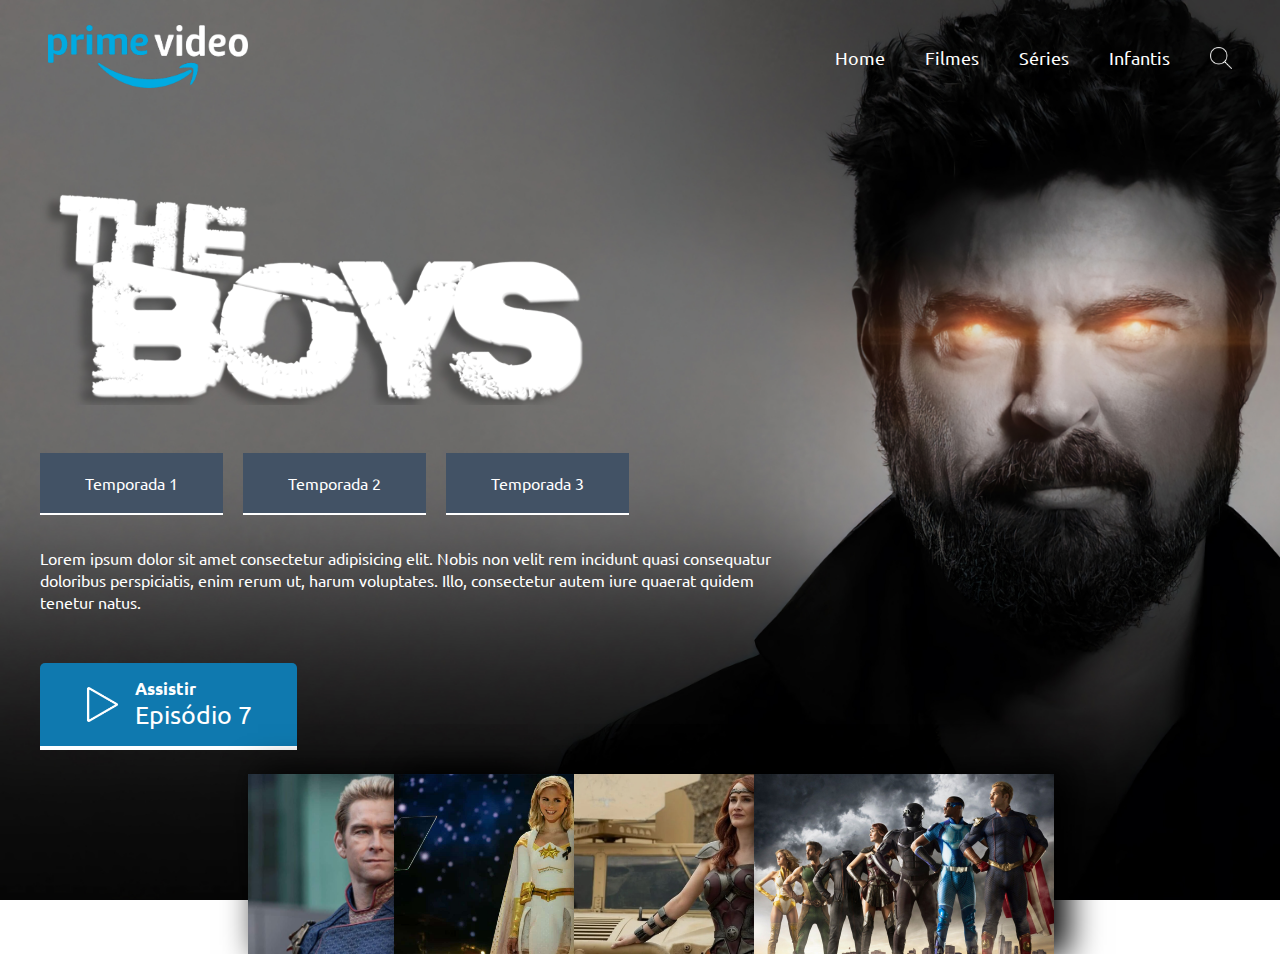
<file: p001/index.html>
<!DOCTYPE html>
<html lang="pt-br">
<head>
    <meta charset="UTF-8">
    <meta name="viewport" content="width=device-width, initial-scale=1.0">
    <link rel="stylesheet" href="style.css">
    <title>Página - The boys</title>
</head>
<body>
    <header>
        <a href="#"><img style="width: 200px;" src="images/logo-RD.png" alt="logo" class="logo"></a>
        <nav class="navigation">
            <ul>
                <li><a href="#">Home</a></li>
                <li><a href="#">Filmes</a></li>
                <li><a href="#">Séries</a></li>
                <li><a href="#">Infantis</a></li>
                <img class="search" src="images/search.png" alt="pesquisa" >
            </ul>
        </nav>
    </header>

    <main>
        <section>
            <img src="images/theboysLogo.png" class="logoboys">
            <div class="btn-box">
                <a href="#" class="btn">Temporada 1</a>
                <a href="#" class="btn">Temporada 2</a>
                <a href="#" class="btn">Temporada 3</a>
            </div>
            <p class="text">Lorem ipsum dolor sit amet consectetur adipisicing elit. Nobis non velit rem incidunt quasi consequatur doloribus perspiciatis, enim rerum ut, harum voluptates. Illo, consectetur autem iure quaerat quidem tenetur natus.</p>
            <div class="btn-box2">
                <img src="images/botao-play.png" alt="botão play" class="play">
                <div>
                    <h6>Assistir</h6>
                    <p>Episódio 7</p>
                </div>
            </div>
        </section>
    </main>

    <footer>
        <section class="cards">
           
                <div class="card"><img src="images/capita.jpg"></div>
                <div class="card"><img src="images/estrela.jpg"></div>
                <div class="card"><img src="images/ds.jpg"></div>
                <div class="card"><img src="images/os7.jpg"></div>
            
        </section> 
    </footer>
</body>
</html>
</file>
<file: p001/style.css>
@import url('https://fonts.googleapis.com/css2?family=Passion+One&family=Ubuntu:wght@400;500;700&display=swap');

* {
    margin: 0;
    padding: 0;
    box-sizing: border-box;
    font-family: 'Ubuntu', sans-serif;
    list-style: none;
    text-decoration: none;
}

body {
    background-image: url('images/bg.jpg');
    background-attachment: fixed;
    background-repeat: no-repeat;
    background-size: cover;
    overflow: scroll;
}

header {
    display: flex;
    align-items: center;
    justify-content: space-between;
    padding: 25px 48px;
}

header.logo {
    width: 150px;
}

.navigation ul {
    display: flex;
    align-items: center;
    gap: 40px;
}

.navigation ul li a {
    color: #fff;
    font-size: 18px;
    padding-bottom: 5px;
    border-bottom: 2px solid transparent;
    transition: all .3s;
}

.navigation ul li a:hover {
    border-bottom: 2px solid #138ecc;
    border-top: 2px solid red;
    transition: .2s;
}

.navigation .search {
    width: 22px;
    cursor: pointer;
    filter: invert(1);
}

/*main*/

main {
    display: flex;
    align-items: center;
    justify-content: center;
    max-width: 50em;
    margin-top: 1.5em;
}

main section {
    display: flex;
    flex-direction: column;
    align-items: flex-start;
    margin-left: 2.5em;
}

main section .logoboys {
    width: 35em;
    margin: 3em 0;
}

main section .btn-box {
    display: flex;
    align-items: center;
    gap: 20px;
}

.btn-box .btn {
    padding: 20px 45px;
    background: #425265;
    color: #fff;
    margin-bottom: 2em;
    border-bottom: 2px solid #fff;
    transition: all .3s;
}

.btn-box .btn:hover {
    background: #2d3846;
}

.btn-box .btn:focus {
    background: #2d3846;
}

main section .text {
    color: #fff;
    line-height: 22px;
}

.btn-box2 {
    display: flex;
    align-items: center;
    color: #fff;
    background: #0f79af;
    padding: 15px 45px;
    margin-top: 2em;
    border-radius: 5px 5px 0 0;
    border-bottom: 4px solid white;
    font-size: 25px;
    gap: 15px;
    cursor: pointer;
    transition: all .3s;
}

.btn-box2:hover {
    background: #138ecc;
}

.btn-box2 .play {
    width: 1.4em;
    filter: invert(1);
}

footer .cards {
    display: flex;
    align-items: center;
    flex-flow: row;
    margin-left: 23em;
    margin-top: 1.5em;
}

footer .cards .card {
    height: 180px;
    max-width: 300px;
    box-shadow: 12px 0px 32px 2px black;
    margin-left: -120px;
    cursor: pointer;
    transition: all 0.25s ease-in-out;
    overflow: hidden;
}

footer .cards .card img {
    width: 100%;
    height: 100%;
    object-fit: cover;
}

.cards .card:hover {
    transform: translateY(-16px) rotate(6deg);
}

.cards .card:hover ~ .card {
    transform: translateX(140px);
}
</file>
